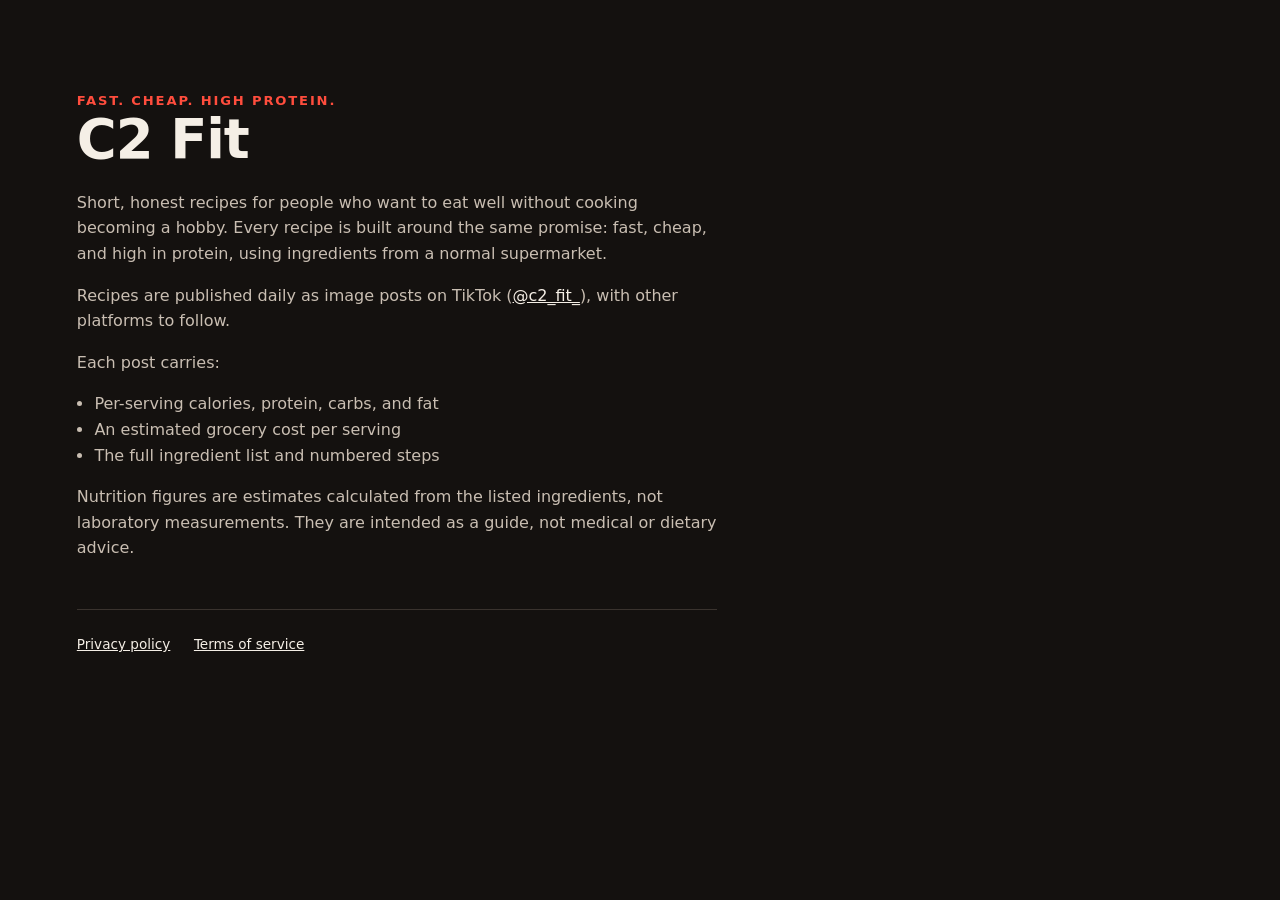
<file: docs/index.html>
<!doctype html>
<html lang="en">
<head>
<meta charset="utf-8">
<meta name="viewport" content="width=device-width, initial-scale=1">
<title>C2 Fit</title>
<style>
  :root { color-scheme: dark; }
  body {
    margin: 0; padding: 10vh 6vw; background: #14110F; color: #F5EFE6;
    font-family: system-ui, -apple-system, "Segoe UI", sans-serif; line-height: 1.6;
  }
  main { max-width: 40rem; }
  h1 { font-size: clamp(2.2rem, 7vw, 3.4rem); line-height: 1.05; margin: 0 0 .4em; letter-spacing: -0.02em; }
  .tagline { color: #FF4D3D; font-weight: 700; text-transform: uppercase; letter-spacing: .14em; font-size: .82rem; }
  p { color: #C9BEB2; }
  ul { color: #C9BEB2; padding-left: 1.1rem; }
  a { color: #F5EFE6; }
  footer { margin-top: 3rem; padding-top: 1.5rem; border-top: 1px solid #3A332E; font-size: .85rem; color: #A89C8E; }
  footer a { margin-right: 1.2rem; }
</style>
</head>
<body>
<main>
  <div class="tagline">Fast. Cheap. High protein.</div>
  <h1>C2 Fit</h1>
  <p>
    Short, honest recipes for people who want to eat well without cooking becoming a
    hobby. Every recipe is built around the same promise: fast, cheap, and high in
    protein, using ingredients from a normal supermarket.
  </p>
  <p>
    Recipes are published daily as image posts on TikTok
    (<a href="https://www.tiktok.com/@c2_fit_">@c2_fit_</a>), with other platforms
    to follow.
  </p>
  <p>Each post carries:</p>
  <ul>
    <li>Per-serving calories, protein, carbs, and fat</li>
    <li>An estimated grocery cost per serving</li>
    <li>The full ingredient list and numbered steps</li>
  </ul>
  <p>
    Nutrition figures are estimates calculated from the listed ingredients, not
    laboratory measurements. They are intended as a guide, not medical or dietary
    advice.
  </p>
  <footer>
    <a href="./privacy.html">Privacy policy</a>
    <a href="./terms.html">Terms of service</a>
  </footer>
</main>
</body>
</html>
</file>
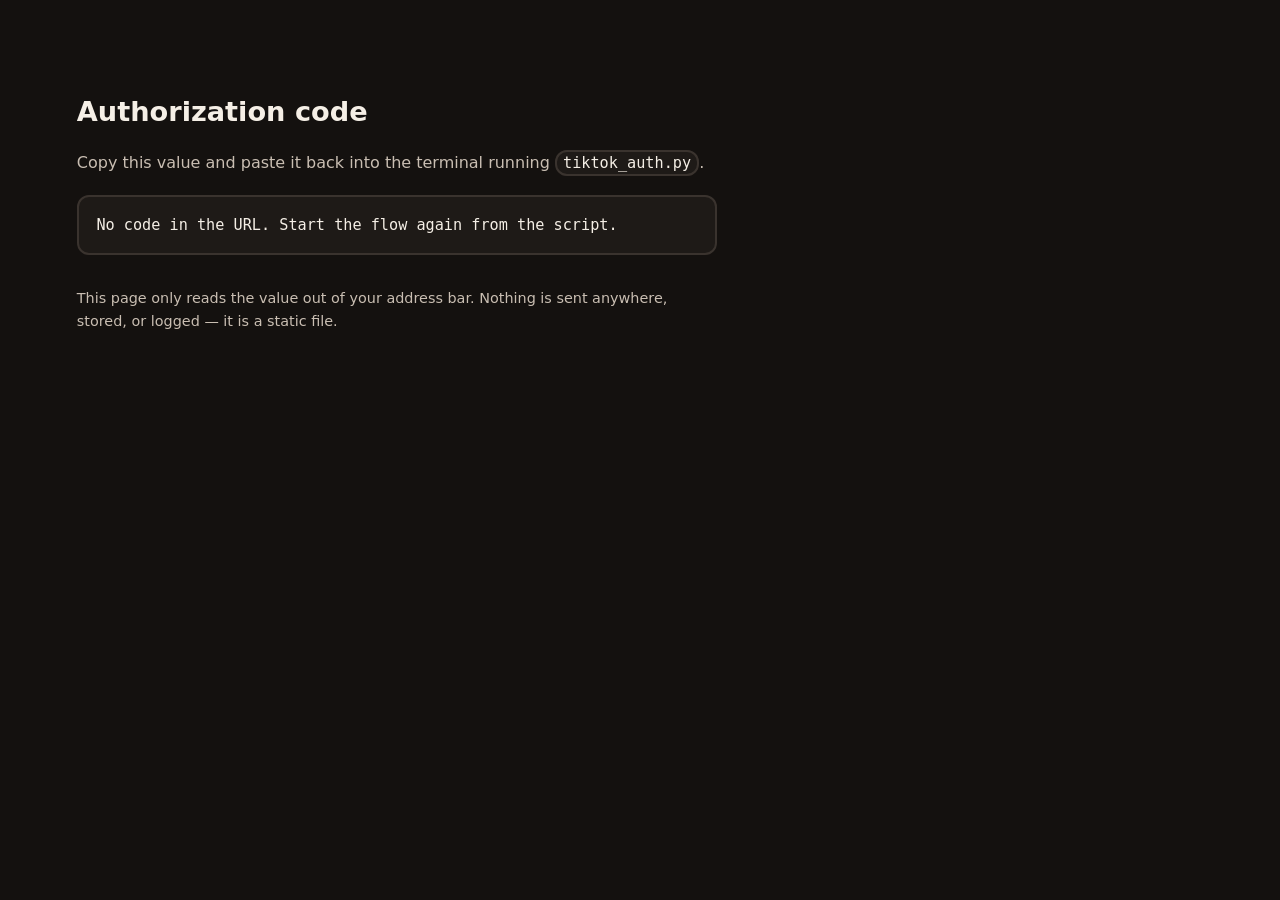
<file: docs/oauth.html>
<!doctype html>
<html lang="en">
<head>
<meta charset="utf-8">
<meta name="viewport" content="width=device-width, initial-scale=1">
<title>Authorization code — C2 Fit</title>
<style>
  :root { color-scheme: dark; }
  body {
    margin: 0; padding: 10vh 6vw; background: #14110F; color: #F5EFE6;
    font-family: system-ui, -apple-system, "Segoe UI", sans-serif; line-height: 1.6;
  }
  main { max-width: 40rem; }
  h1 { font-size: 1.7rem; margin: 0 0 .6em; }
  p { color: #C9BEB2; }
  code, #code {
    display: block; margin: 1.2rem 0; padding: 1rem 1.1rem; background: #1E1A17;
    border: 2px solid #3A332E; border-radius: 12px; font-family: ui-monospace, monospace;
    font-size: .95rem; word-break: break-all; color: #F5EFE6;
  }
  button {
    background: #FF4D3D; color: #14110F; border: 0; border-radius: 999px;
    padding: .8rem 1.6rem; font-size: 1rem; font-weight: 700; cursor: pointer;
  }
  .error { color: #FF4D3D; font-weight: 600; }
</style>
</head>
<body>
<main>
  <h1>Authorization code</h1>
  <p id="intro">Copy this value and paste it back into the terminal running <code style="display:inline;padding:.15em .4em;margin:0">tiktok_auth.py</code>.</p>
  <div id="code">Reading…</div>
  <button id="copy" type="button">Copy to clipboard</button>
  <p style="margin-top:2rem;font-size:.9rem">
    This page only reads the value out of your address bar. Nothing is sent
    anywhere, stored, or logged — it is a static file.
  </p>
</main>
<script>
  const params = new URLSearchParams(window.location.search);
  const code = params.get("code");
  const error = params.get("error");
  const box = document.getElementById("code");
  const copy = document.getElementById("copy");

  if (code) {
    box.textContent = code;
  } else if (error) {
    box.innerHTML = '<span class="error">' + error + " — " +
      (params.get("error_description") || "authorization was declined") + "</span>";
    copy.style.display = "none";
  } else {
    box.textContent = "No code in the URL. Start the flow again from the script.";
    copy.style.display = "none";
  }

  copy.addEventListener("click", async () => {
    await navigator.clipboard.writeText(box.textContent);
    copy.textContent = "Copied";
  });
</script>
</body>
</html>
</file>
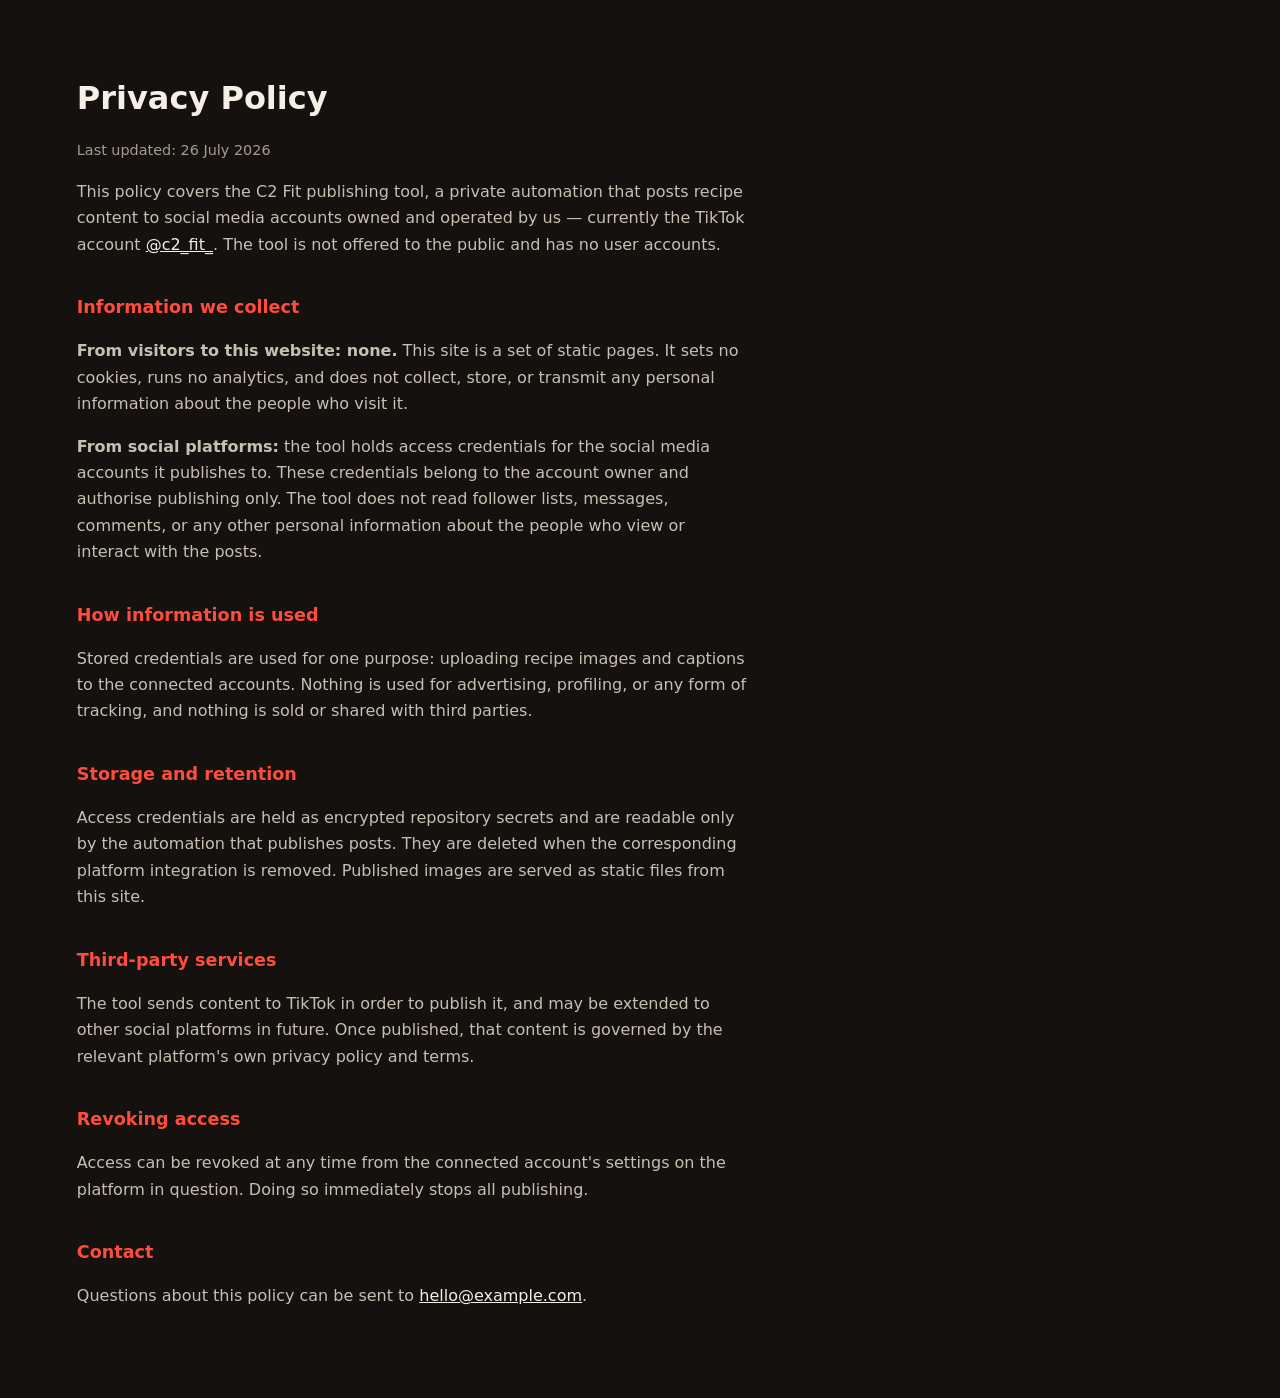
<file: docs/privacy.html>
<!doctype html>
<html lang="en">
<head>
<meta charset="utf-8">
<meta name="viewport" content="width=device-width, initial-scale=1">
<title>Privacy Policy — C2 Fit</title>
<style>
  :root { color-scheme: dark; }
  body {
    margin: 0; padding: 8vh 6vw; background: #14110F; color: #F5EFE6;
    font-family: system-ui, -apple-system, "Segoe UI", sans-serif; line-height: 1.65;
  }
  main { max-width: 42rem; }
  h1 { font-size: 2rem; margin: 0 0 .3em; }
  h2 { font-size: 1.1rem; margin: 2.2rem 0 .5rem; color: #FF4D3D; }
  p, li { color: #C9BEB2; }
  a { color: #F5EFE6; }
  .updated { color: #A89C8E; font-size: .9rem; }
</style>
</head>
<body>
<main>
  <h1>Privacy Policy</h1>
  <p class="updated">Last updated: 26 July 2026</p>

  <p>
    This policy covers the C2 Fit publishing tool, a private automation that posts
    recipe content to social media accounts owned and operated by us — currently
    the TikTok account <a href="https://www.tiktok.com/@c2_fit_">@c2_fit_</a>. The
    tool is not offered to the public and has no user accounts.
  </p>

  <h2>Information we collect</h2>
  <p>
    <strong>From visitors to this website: none.</strong> This site is a set of
    static pages. It sets no cookies, runs no analytics, and does not collect,
    store, or transmit any personal information about the people who visit it.
  </p>
  <p>
    <strong>From social platforms:</strong> the tool holds access credentials for
    the social media accounts it publishes to. These credentials belong to the
    account owner and authorise publishing only. The tool does not read follower
    lists, messages, comments, or any other personal information about the people
    who view or interact with the posts.
  </p>

  <h2>How information is used</h2>
  <p>
    Stored credentials are used for one purpose: uploading recipe images and
    captions to the connected accounts. Nothing is used for advertising, profiling,
    or any form of tracking, and nothing is sold or shared with third parties.
  </p>

  <h2>Storage and retention</h2>
  <p>
    Access credentials are held as encrypted repository secrets and are readable
    only by the automation that publishes posts. They are deleted when the
    corresponding platform integration is removed. Published images are served
    as static files from this site.
  </p>

  <h2>Third-party services</h2>
  <p>
    The tool sends content to TikTok in order to publish it, and may be extended
    to other social platforms in future. Once published, that content is governed
    by the relevant platform's own privacy policy and terms.
  </p>

  <h2>Revoking access</h2>
  <p>
    Access can be revoked at any time from the connected account's settings on the
    platform in question. Doing so immediately stops all publishing.
  </p>

  <h2>Contact</h2>
  <p>
    Questions about this policy can be sent to
    <!-- TODO: replace with your real contact address before submitting for app review. -->
    <a href="mailto:hello@example.com">hello@example.com</a>.
  </p>
</main>
</body>
</html>
</file>
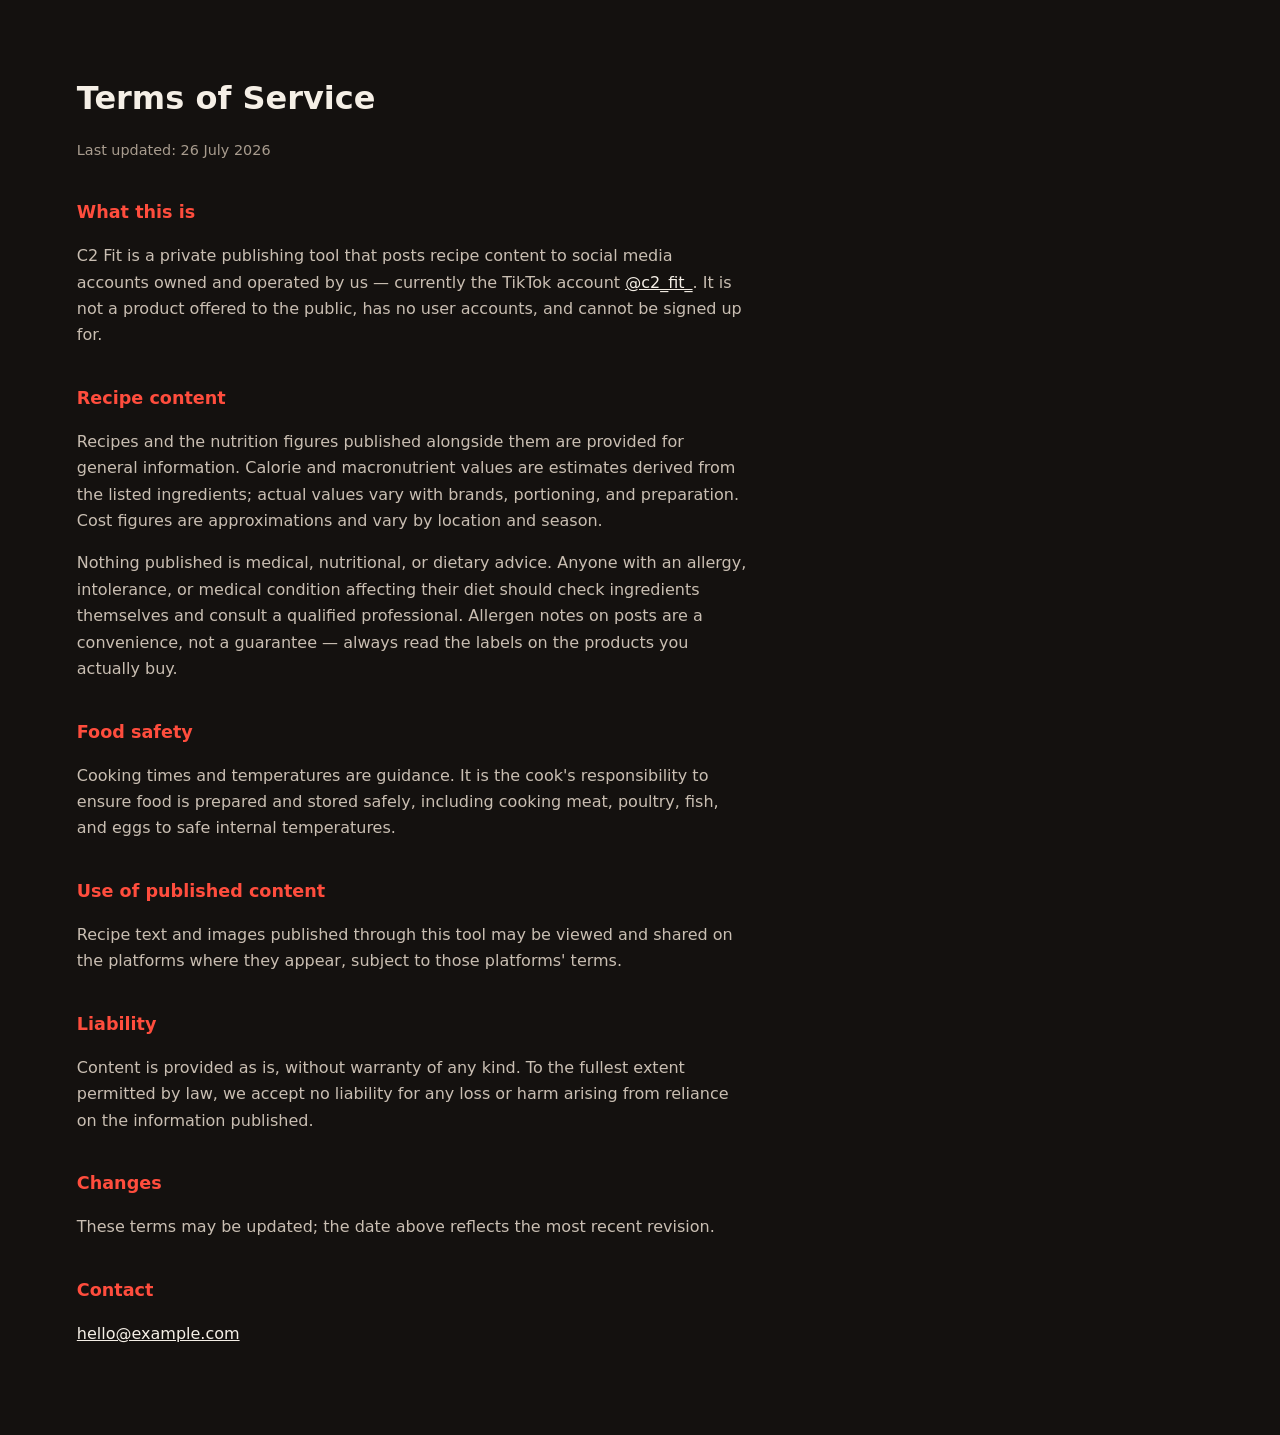
<file: docs/terms.html>
<!doctype html>
<html lang="en">
<head>
<meta charset="utf-8">
<meta name="viewport" content="width=device-width, initial-scale=1">
<title>Terms of Service — C2 Fit</title>
<style>
  :root { color-scheme: dark; }
  body {
    margin: 0; padding: 8vh 6vw; background: #14110F; color: #F5EFE6;
    font-family: system-ui, -apple-system, "Segoe UI", sans-serif; line-height: 1.65;
  }
  main { max-width: 42rem; }
  h1 { font-size: 2rem; margin: 0 0 .3em; }
  h2 { font-size: 1.1rem; margin: 2.2rem 0 .5rem; color: #FF4D3D; }
  p, li { color: #C9BEB2; }
  a { color: #F5EFE6; }
  .updated { color: #A89C8E; font-size: .9rem; }
</style>
</head>
<body>
<main>
  <h1>Terms of Service</h1>
  <p class="updated">Last updated: 26 July 2026</p>

  <h2>What this is</h2>
  <p>
    C2 Fit is a private publishing tool that posts recipe content to social media
    accounts owned and operated by us — currently the TikTok account
    <a href="https://www.tiktok.com/@c2_fit_">@c2_fit_</a>. It is not a product
    offered to the public, has no user accounts, and cannot be signed up for.
  </p>

  <h2>Recipe content</h2>
  <p>
    Recipes and the nutrition figures published alongside them are provided for
    general information. Calorie and macronutrient values are estimates derived
    from the listed ingredients; actual values vary with brands, portioning, and
    preparation. Cost figures are approximations and vary by location and season.
  </p>
  <p>
    Nothing published is medical, nutritional, or dietary advice. Anyone with an
    allergy, intolerance, or medical condition affecting their diet should check
    ingredients themselves and consult a qualified professional. Allergen notes on
    posts are a convenience, not a guarantee — always read the labels on the
    products you actually buy.
  </p>

  <h2>Food safety</h2>
  <p>
    Cooking times and temperatures are guidance. It is the cook's responsibility to
    ensure food is prepared and stored safely, including cooking meat, poultry, fish,
    and eggs to safe internal temperatures.
  </p>

  <h2>Use of published content</h2>
  <p>
    Recipe text and images published through this tool may be viewed and shared on
    the platforms where they appear, subject to those platforms' terms.
  </p>

  <h2>Liability</h2>
  <p>
    Content is provided as is, without warranty of any kind. To the fullest extent
    permitted by law, we accept no liability for any loss or harm arising from
    reliance on the information published.
  </p>

  <h2>Changes</h2>
  <p>These terms may be updated; the date above reflects the most recent revision.</p>

  <h2>Contact</h2>
  <p>
    <!-- TODO: replace with your real contact address before submitting for app review. -->
    <a href="mailto:hello@example.com">hello@example.com</a>
  </p>
</main>
</body>
</html>
</file>
